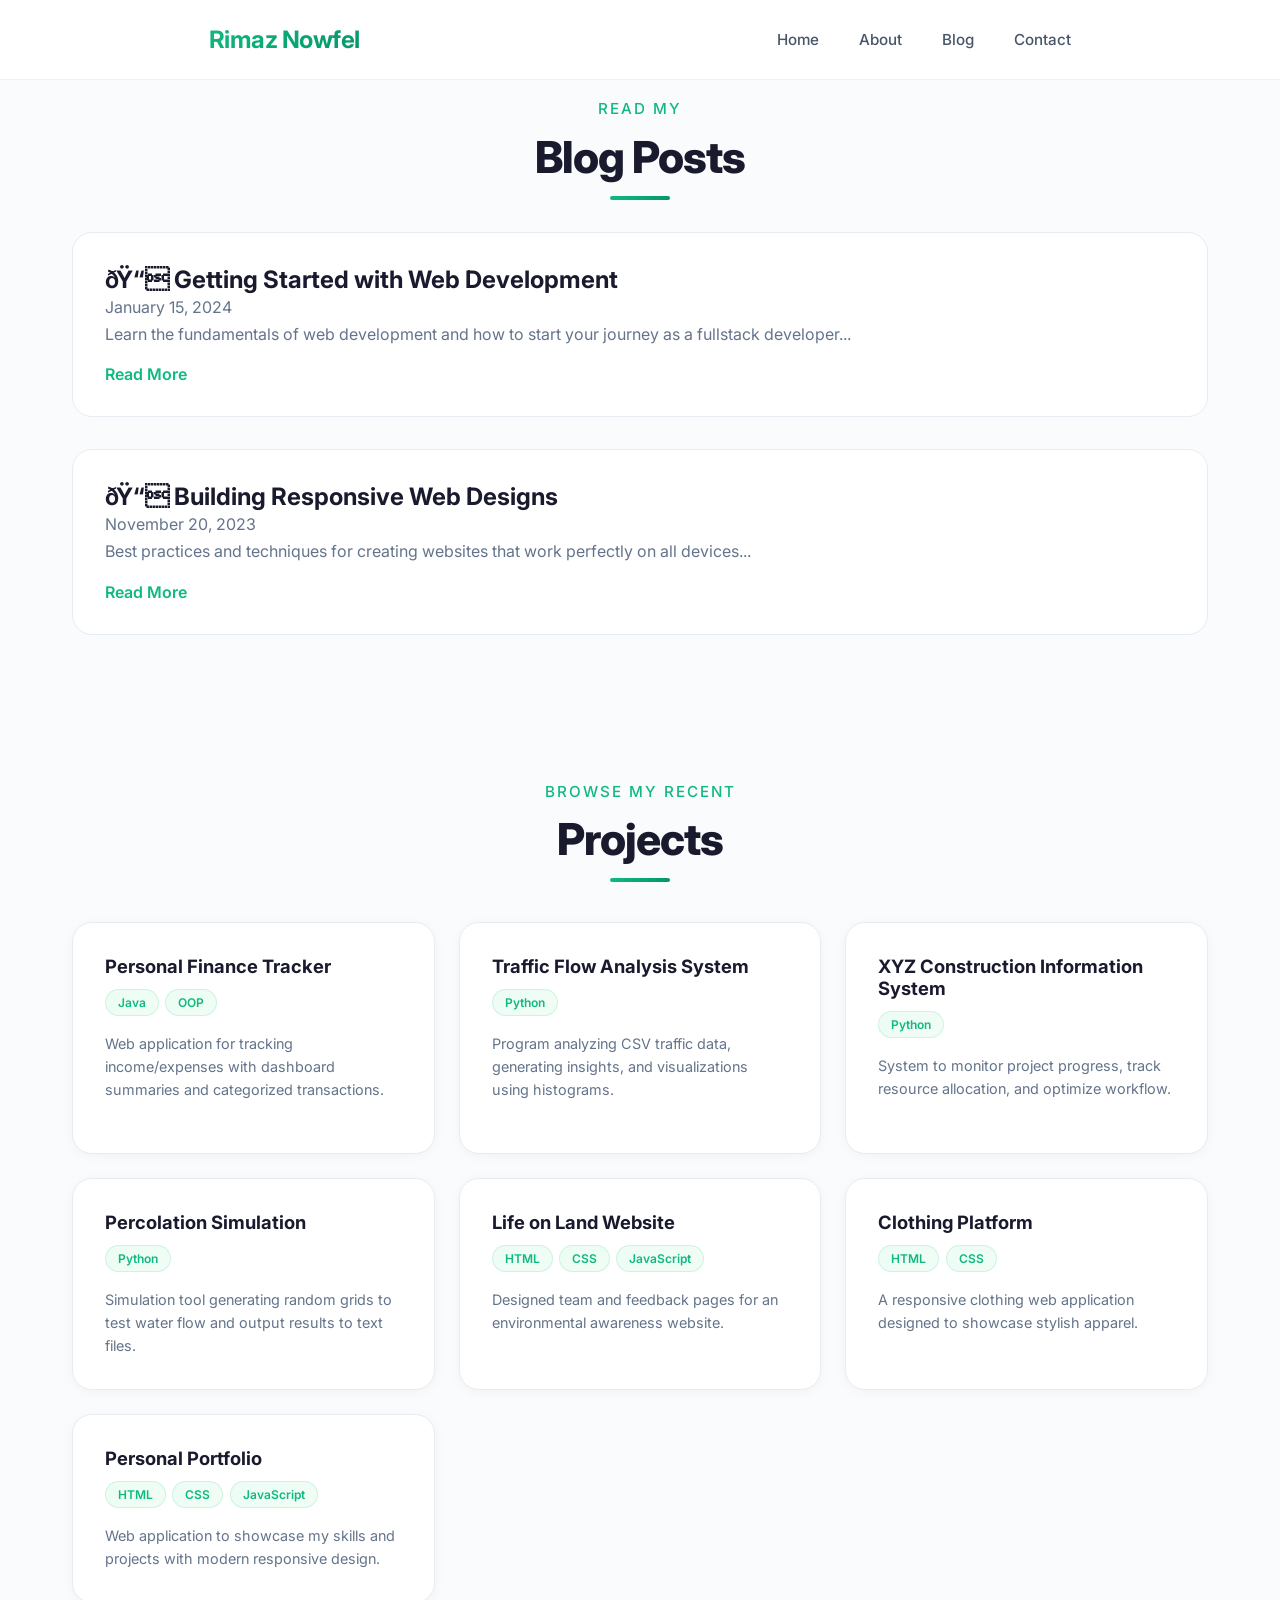
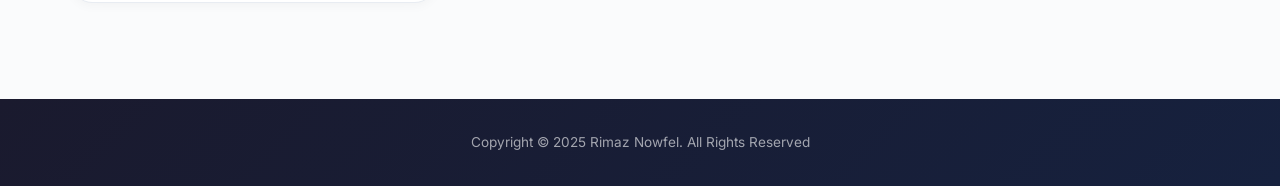
<file: blog.html>
<!DOCTYPE html>
<html lang="en">
<head>
    <meta charset="UTF-8"> 
    <meta http-equiv="X-UA-Compatible" content="IE=edge"> 
    <meta name="viewport" content="width=device-width, initial-scale=1.0"> 
    <title>Blog - Rimaz Nowfel</title>
    <link rel="stylesheet" href="style.css">
</head>
<body>
    <nav id="desktop-nav">
        <div class="logo">Rimaz Nowfel</div>
        <div>
            <ul class="nav-links">
                <li><a href="index.html">Home</a></li>
                <li><a href="about.html">About</a></li>
                <li><a href="blog.html">Blog</a></li>
                <li><a href="contact.html">Contact</a></li>
            </ul>
        </div>
    </nav>
    
    <nav id="hamburger-nav">
        <div class="logo">Rimaz Nowfel</div>
        <div class="hamburger-menu">
            <div class="hamburger-icon" onclick="toggleMenu()">
                <span></span>
                <span></span>
                <span></span>
            </div>
            <div class="menu-links">
                <ul>
                    <li><a href="index.html" onclick="toggleMenu()">Home</a></li>
                    <li><a href="about.html" onclick="toggleMenu()">About</a></li>
                    <li><a href="blog.html" onclick="toggleMenu()">Blog</a></li>
                    <li><a href="contact.html" onclick="toggleMenu()">Contact</a></li>
                </ul>
            </div>
        </div>
    </nav>
    
    <div class="main-content">
        <section id="blog">
            <p class="section__text__p1">Read My</p>
            <h1 class="title">Blog Posts</h1>
            
            <div class="blog-posts-container">
                <div class="blog-post">
                    <h2>Getting Started with Web Development</h2>
                    <p class="post-date">January 15, 2024</p>
                    <p>
                        Learn the fundamentals of web development 
                        and how to start your journey as a fullstack developer...
                    </p>
                    <a href="#" class="read-more">Read More</a>
                </div>
                
                <div class="blog-post">
                    <h2>Building Responsive Web Designs</h2>
                    <p class="post-date">November 20, 2023</p>
                    <p>
                        Best practices and techniques for creating websites 
                        that work perfectly on all devices...
                    </p>
                    <a href="#" class="read-more">Read More</a>
                </div>
            </div>
        </section>
        
        <section id="projects">
            <p class="section__text__p1">Browse My Recent</p>
            <h1 class="title">Projects</h1>
            <div class="projects-container">
                <div class="project-card">
                    <h3 class="project-title">Personal Finance Tracker</h3>
                    <div class="project-tech">
                        <span class="tech-tag">Java</span>
                        <span class="tech-tag">OOP</span>
                    </div>
                    <p class="project-description">
                        Web application for tracking income/expenses with 
                        dashboard summaries and categorized transactions.
                    </p>
                    <br> 
                </div>

                <div class="project-card">
                    <h3 class="project-title">Traffic Flow Analysis System</h3>
                    <div class="project-tech">
                        <span class="tech-tag">Python</span>
                    </div>
                    <p class="project-description">
                        Program analyzing CSV traffic data, generating insights, 
                        and visualizations using histograms.
                    </p>
                </div>

                <div class="project-card">
                    <h3 class="project-title">XYZ Construction Information System</h3>
                    <div class="project-tech">
                        <span class="tech-tag">Python</span>
                    </div>
                    <p class="project-description">
                        System to monitor project progress, 
                        track resource allocation, and optimize workflow.
                    </p>
                </div>

                <div class="project-card">
                    <h3 class="project-title">Percolation Simulation</h3>
                    <div class="project-tech">
                        <span class="tech-tag">Python</span>
                    </div>
                    <p class="project-description">
                        Simulation tool generating random grids to 
                        test water flow and output results to text files.
                    </p>
                </div>

                <div class="project-card">
                    <h3 class="project-title">Life on Land Website</h3>
                    <div class="project-tech">
                        <span class="tech-tag">HTML</span>
                        <span class="tech-tag">CSS</span>
                        <span class="tech-tag">JavaScript</span>
                    </div>
                    <p class="project-description">
                        Designed team and feedback pages for an environmental awareness website.
                    </p>
                </div>

                <div class="project-card">
                    <h3 class="project-title">Clothing Platform</h3>
                    <div class="project-tech">
                        <span class="tech-tag">HTML</span>
                        <span class="tech-tag">CSS</span>
                    </div>
                    <p class="project-description">
                        A responsive clothing web application designed to showcase stylish apparel.
                    </p>
                </div>

                <div class="project-card">
                    <h3 class="project-title">Personal Portfolio</h3>
                    <div class="project-tech">
                        <span class="tech-tag">HTML</span>
                        <span class="tech-tag">CSS</span>
                        <span class="tech-tag">JavaScript</span>
                    </div>
                    <p class="project-description">
                        Web application to showcase my skills and projects 
                        with modern responsive design.
                    </p>
                </div>
            </div>
        </section>
    </div> 

    <footer>
        <p>Copyright &#169; 2025 Rimaz Nowfel. All Rights Reserved</p>
    </footer>
    <script src="script.js"></script>
</body>
</html>
</file>
<file: style.css>
/* ============================================
   MODERN PORTFOLIO DESIGN
   ============================================ */

/* GENERAL & BASE STYLES */
@import url("https://fonts.googleapis.com/css2?family=Inter:wght@300;400;500;600;700;800&display=swap");

/* Universal selector - resets margin, padding, and sets box-sizing for all elements */
* {
    margin: 0;
    padding: 0;
    box-sizing: border-box;
}

html, body {
    height: 100%;
}

body {
    font-family: "Inter", sans-serif;
    display: flex;
    flex-direction: column;
    min-height: 100vh;
    background-color: #fafbfc;
    color: #1a1a2e;
}

html {
    scroll-behavior: smooth;
}

p {
    color: #64748b;
    line-height: 1.7;
}

/* TRANSITION to smoothly change css */
a,
.btn {
    transition: all 300ms ease;
}

/* ============================================
   DESKTOP NAV - Glassmorphism Style
   ============================================ */
nav,
.nav-links {
    display: flex; /* manage alignment and spacing */
}

/* Main navigation bar styling */
nav {
    justify-content: space-around;
    align-items: center;
    height: 80px;
    position: fixed;
    top: 0;
    left: 0;
    width: 100%;
    background: rgba(255, 255, 255, 0.85);
    backdrop-filter: blur(20px);
    -webkit-backdrop-filter: blur(20px);
    z-index: 999;
    border-bottom: 1px solid rgba(0, 0, 0, 0.06);
    transition: all 0.3s ease;
}

/* Navigation links list styling */
.nav-links {
    gap: 2.5rem;
    list-style: none;
    font-size: 0.95rem;
    font-weight: 500;
    padding: 0;
    margin: 0;
}

/* Default link styling */
a {
    color: #475569;
    text-decoration: none;
}

/* Link hover effect */
a:hover {
    color: #10b981;
    text-decoration: none;
}

.nav-links a {
    position: relative;
    padding: 0.5rem 0;
}

/* Modern underline hover effect for nav links */
.nav-links a::after {
    content: "";
    position: absolute;
    bottom: 0;
    left: 0;
    width: 0;
    height: 2px;
    background: linear-gradient(135deg, #10b981, #059669);
    transition: width 0.3s ease;
    border-radius: 2px;
}

.nav-links a:hover::after {
    width: 100%;
}

.logo {
    font-size: 1.5rem;
    font-weight: 700;
    background: linear-gradient(135deg, #10b981, #059669);
    -webkit-background-clip: text;
    -webkit-text-fill-color: transparent;
    background-clip: text;
    letter-spacing: -0.5px;
}

/* Change cursor to default when hovering logo (not clickable) */
.logo:hover {
    cursor: default;
}

/* ============================================
   HAMBURGER MENU
   ============================================ */
#hamburger-nav {
    display: none;
}

/* Hamburger menu container */
.hamburger-menu {
    position: relative;
    display: inline-block;
}

/* Hamburger icon - three horizontal lines */
.hamburger-icon {
    display: flex;
    flex-direction: column;
    justify-content: space-between;
    height: 24px;
    width: 30px;
    cursor: pointer;
}

.hamburger-icon span {
    width: 100%;
    height: 2px;
    background-color: #1a1a2e;
    transition: all 0.3s ease-in-out;
    border-radius: 2px;
}

/* Mobile menu links container - hidden by default */
.menu-links {
    position: absolute;
    top: 100%;
    right: 0;
    background: rgba(255, 255, 255, 0.95);
    backdrop-filter: blur(20px);
    width: fit-content;
    max-height: 0;
    overflow: hidden;
    transition: all 0.3s ease-in-out;
    box-shadow: 0 10px 40px rgba(0, 0, 0, 0.1);
    border-radius: 1rem;
    border: 1px solid transparent;
}

/* Mobile menu link styling */
.menu-links a {
    display: block;
    padding: 12px 24px;
    text-align: center;
    font-size: 1rem;
    color: #475569;
    text-decoration: none;
    transition: all 0.3s ease-in-out;
}

.menu-links a:hover {
    color: #10b981;
    background: rgba(16, 185, 129, 0.05);
}

/* Remove bullet points from mobile menu items */
.menu-links li {
    list-style: none;
}

/* Expands menu when open class is added */
.menu-links.open {
    max-height: 300px;
    border-color: rgba(0, 0, 0, 0.06);
}

/* Transforms first line of hamburger into X (top part) */
.hamburger-icon.open span:first-child {
    transform: translateY(11px) rotate(45deg);
}

/* Hides middle line of hamburger when open */
.hamburger-icon.open span:nth-child(2) {
    opacity: 0;
    transform: scale(0);
}

/* Transforms last line of hamburger into X (bottom part) */
.hamburger-icon.open span:last-child {
    transform: translateY(-11px) rotate(-45deg);
}

/* ============================================
   MAIN CONTENT & SECTIONS
   ============================================ */
.main-content {
    flex: 1;
    width: 100%;
}

section {
    margin: 0 auto;
    max-width: 1200px;
    padding: 6rem 2rem;
    box-sizing: border-box;
    min-height: auto;
}

.section-container {
    display: flex;
    flex-direction: column;
    align-items: center;
}

.about-details-container {
    width: 100%;
    max-width: 800px;
}

.text-container {
    text-align: center;
    margin-top: 1.5rem;
}

/* Section subtitle styling */
.section__text__p1 {
    text-align: center;
    font-size: 0.95rem;
    font-weight: 500;
    color: #10b981;
    text-transform: uppercase;
    letter-spacing: 2px;
    margin-bottom: 0.5rem;
}

.title {
    font-size: 2.75rem;
    text-align: center;
    font-weight: 800;
    color: #1a1a2e;
    letter-spacing: -1px;
    margin-bottom: 1rem;
}

/* PSEUDO ELEMENT - gradient underline below section title */
.title::after {
    content: "";
    display: block;
    width: 60px;
    height: 4px;
    background: linear-gradient(135deg, #10b981, #059669);
    margin: 12px auto 0;
    border-radius: 2px;
}

/* ============================================
   PROFILE / HERO SECTION
   ============================================ */
#profile {
    display: flex;
    justify-content: center;
    gap: 5rem;
    min-height: 100vh;
    align-items: center;
    margin: 0;
    max-width: 100%;
    padding: 0 10rem;
    padding-top: 80px; /* nav height */
    background: linear-gradient(135deg, #f0fdf4 0%, #f0e6ff 50%, #fafbfc 100%);
    position: relative;
    overflow: hidden;
}

/* Subtle animated background circles */
#profile::before {
    content: "";
    position: absolute;
    width: 500px;
    height: 500px;
    background: radial-gradient(circle, rgba(16, 185, 129, 0.08) 0%, transparent 70%);
    top: -100px;
    right: -100px;
    border-radius: 50%;
    animation: float 6s ease-in-out infinite;
}

#profile::after {
    content: "";
    position: absolute;
    width: 400px;
    height: 400px;
    background: radial-gradient(circle, rgba(5, 150, 105, 0.08) 0%, transparent 70%);
    bottom: -50px;
    left: -50px;
    border-radius: 50%;
    animation: float 8s ease-in-out infinite reverse;
}

@keyframes float {
    0%, 100% { transform: translateY(0px); }
    50% { transform: translateY(-20px); }
}

/* Profile picture container */
.section__pic-container {
    display: flex;
    height: 350px;
    width: 350px;
    margin: auto 0;
    position: relative;
    z-index: 1;
}

.profile-pic {
    width: 100%;
    height: 100%;
    object-fit: cover;
    border-radius: 50%;
    border: 4px solid white;
    box-shadow: 0 20px 60px rgba(16, 185, 129, 0.2);
}

.section__text {
    align-self: center;
    text-align: center;
    position: relative;
    z-index: 1;
}

.section__text p {
    font-weight: 600;
}

.section__text__p2 {
    font-size: 1.5rem;
    margin-bottom: 1.5rem;
    color: #64748b;
    font-weight: 400;
}

/* Profile title override - bigger for hero */
#profile .title {
    font-size: 3.5rem;
    margin-bottom: 0.5rem;
}

#profile .title::after {
    display: none;
}

/* ============================================
   SOCIAL ICONS
   ============================================ */
#socials-container {
    display: flex;
    justify-content: center;
    margin-top: 1.5rem;
    gap: 1rem;
}

.icon {
    cursor: pointer;
    height: 2rem;
    transition: all 0.3s ease;
    opacity: 0.7;
}

/* Icons hover effect */
.icon:not(.arrow):hover {
    transform: scale(1.15) translateY(-2px);
    opacity: 1;
}

.email-icon {
    width: 2rem;
    height: 2rem;
    color: #1a1a2e;
}

/* ============================================
   BUTTONS - Modern Gradient Style
   ============================================ */
.btn-container {
    display: flex;
    justify-content: center;
    gap: 1rem;
}

.btn {
    font-weight: 600;
    font-family: "Inter", sans-serif;
    transition: all 300ms ease;
    padding: 0.85rem 1.8rem;
    width: auto;
    min-width: 150px;
    border-radius: 50px;
    font-size: 0.9rem;
    letter-spacing: 0.3px;
    cursor: pointer;
}

.btn-color-1,
.btn-color-2 {
    border: 2px solid transparent;
}

.btn-color-1 {
    background: linear-gradient(135deg, #10b981, #059669);
    color: white;
    border: none;
    box-shadow: 0 4px 15px rgba(16, 185, 129, 0.3);
}

.btn-color-1:hover {
    transform: translateY(-2px);
    box-shadow: 0 8px 25px rgba(16, 185, 129, 0.4);
}

.btn-color-2 {
    background: white;
    color: #1a1a2e;
    border: 2px solid #e2e8f0;
}

.btn-color-2:hover {
    border-color: #10b981;
    color: #10b981;
    transform: translateY(-2px);
    box-shadow: 0 4px 15px rgba(0, 0, 0, 0.08);
}

/* ============================================
   ABOUT SECTION
   ============================================ */
.details-container {
    padding: 2rem;
    flex: 1;
    background: white;
    border: 1px solid #e8ecf2;
    border-radius: 1.25rem;
    text-align: center;
    transition: all 0.3s ease;
    box-shadow: 0 2px 12px rgba(0, 0, 0, 0.04);
}

.details-container:hover {
    transform: translateY(-4px);
    box-shadow: 0 12px 30px rgba(0, 0, 0, 0.08);
    border-color: rgba(16, 185, 129, 0.2);
}

.about-containers {
    display: flex;
    flex-wrap: wrap;
    justify-content: center;
    gap: 1.5rem;
    margin-bottom: 2rem;
    margin-top: 2rem;
}

.text-container p {
    font-size: 1.05rem;
    line-height: 1.8;
    color: #64748b;
    max-width: 700px;
    margin: 0 auto;
}

/* ============================================
   SKILL BOX STYLES
   ============================================ */
.skill-box {
    transition: all 0.3s ease;
    padding: 2rem 1.5rem;
    min-width: 250px;
    flex: 1 1 250px;
    max-width: 350px;
    background: white;
    border: 1px solid #e8ecf2;
    position: relative;
    overflow: hidden;
}

/* Gradient top border for skill boxes */
.skill-box::before {
    content: "";
    position: absolute;
    top: 0;
    left: 0;
    right: 0;
    height: 3px;
    background: linear-gradient(135deg, #10b981, #059669);
    opacity: 0;
    transition: opacity 0.3s ease;
}

.skill-box:hover::before {
    opacity: 1;
}

.skill-box:hover {
    transform: translateY(-6px);
    box-shadow: 0 15px 40px rgba(16, 185, 129, 0.12);
    border-color: rgba(16, 185, 129, 0.15);
}

.skill-box-icon {
    font-size: 2.5rem;
    margin-bottom: 0.75rem;
}

.experience-sub-title {
    font-size: 1.1rem;
    font-weight: 700;
    color: #1a1a2e;
    margin-bottom: 0.25rem;
}

.skill-tags {
    display: flex;
    flex-wrap: wrap;
    gap: 0.5rem;
    justify-content: center;
    margin-top: 1rem;
    margin-bottom: 1.2rem;
}

.skill-tag {
    background: #f1f5f9;
    color: #475569;
    padding: 0.4rem 1rem;
    border-radius: 50px;
    font-size: 0.82rem;
    font-weight: 500;
    transition: all 0.3s ease;
    border: 1px solid #e2e8f0;
}

.skill-tag:hover {
    background: linear-gradient(135deg, #10b981, #059669);
    color: white;
    transform: translateY(-2px);
    border-color: transparent;
    box-shadow: 0 4px 12px rgba(16, 185, 129, 0.3);
}

/* ============================================
   BLOG SECTION
   ============================================ */
#blog {
    position: relative;
    min-height: auto;
    padding-bottom: 3rem;
}

.blog-posts-container {
    display: grid;
    gap: 2rem;
    margin-top: 2rem;
}

.blog-post {
    background: white;
    border: 1px solid #e8ecf2;
    border-radius: 1.25rem;
    padding: 2rem;
    transition: all 0.3s ease;
}

/* Pseudo Element for content */
.blog-post h2::before {
    content: "ðŸ“ ";
}

.blog-post:hover {
    transform: translateY(-5px);
    box-shadow: 0 12px 30px rgba(0, 0, 0, 0.08);
    border-color: rgba(16, 185, 129, 0.2);
}

.read-more {
    color: #10b981;
    text-decoration: none;
    font-weight: 600;
    display: inline-block;
    margin-top: 1rem;
}

/* ============================================
   PROJECTS SECTION
   ============================================ */
/* All cards use same clean background */
.project-card:nth-child(odd) {
    background: white;
}

.projects-container {
    display: grid;
    grid-template-columns: repeat(auto-fit, minmax(320px, 1fr));
    gap: 1.5rem;
    margin-top: 2.5rem;
}

.project-card {
    background: white;
    border: 1px solid #e8ecf2;
    border-radius: 1.25rem;
    padding: 2rem;
    display: flex;
    flex-direction: column;
    height: 100%;
    box-shadow: 0 2px 12px rgba(0, 0, 0, 0.04);
    animation: fadeInUp 0.6s ease-out;
    transition: all 0.3s ease;
    position: relative;
    overflow: hidden;
}

/* Gradient accent line on top of project cards */
.project-card::before {
    content: "";
    position: absolute;
    top: 0;
    left: 0;
    right: 0;
    height: 3px;
    background: linear-gradient(135deg, #10b981, #059669);
    transform: scaleX(0);
    transition: transform 0.3s ease;
    transform-origin: left;
}

.project-card:hover::before {
    transform: scaleX(1);
}

.project-card:hover {
    transform: translateY(-6px);
    box-shadow: 0 15px 40px rgba(0, 0, 0, 0.1);
    border-color: rgba(16, 185, 129, 0.15);
}

.project-title {
    font-size: 1.15rem;
    font-weight: 700;
    color: #1a1a2e;
    margin-bottom: 0.75rem;
}

.project-tech {
    display: flex;
    gap: 0.4rem;
    flex-wrap: wrap;
    margin-bottom: 1rem;
}

.tech-tag {
    background: linear-gradient(135deg, #ecfdf5, #f0fdf4);
    color: #10b981;
    padding: 0.3rem 0.75rem;
    border-radius: 50px;
    font-size: 0.75rem;
    font-weight: 600;
    border: 1px solid rgba(16, 185, 129, 0.15);
    transition: all 0.3s ease;
}

.tech-tag:hover {
    background: linear-gradient(135deg, #10b981, #059669);
    color: white;
    border-color: transparent;
}

.project-description {
    font-size: 0.9rem;
    color: #64748b;
    line-height: 1.6;
    flex: 1;
}

.github-link {
    display: inline-block;
    margin-top: 1rem;
    color: #10b981;
    font-weight: 600;
    font-size: 0.85rem;
    text-decoration: none;
    transition: all 0.3s ease;
    padding: 0.4rem 0;
    border-bottom: 2px solid transparent;
}

.github-link:hover {
    color: #059669;
    border-bottom-color: #059669;
    text-decoration: none;
}

/* Fade-in from bottom animation */
@keyframes fadeInUp {
    from {
        opacity: 0;
        transform: translateY(30px);
    }
    to {
        opacity: 1;
        transform: translateY(0);
    }
}

/* ============================================
   CONTACT SECTION
   ============================================ */
#contact {
    display: flex;
    align-items: center;
    flex-direction: column;
    min-height: 60vh;
    padding-top: 6rem;
}

/* Two-column wrapper for contact info + form */
.contact-wrapper {
    display: flex;
    gap: 3rem;
    width: 100%;
    max-width: 1000px;
    margin-top: 2.5rem;
    align-items: stretch;
}

/* ---- Contact Info Panel (Left Side) ---- */
.contact-info-panel {
    flex: 1;
    display: flex;
    flex-direction: column;
    gap: 1.5rem;
}

.contact-info-intro {
    font-size: 1rem;
    line-height: 1.75;
    color: #64748b;
}

/* Individual info card (Email, Location) */
.contact-info-card {
    display: flex;
    align-items: center;
    gap: 1rem;
    padding: 1.25rem 1.5rem;
    background: white;
    border: 1px solid #e8ecf2;
    border-radius: 1rem;
    transition: all 0.3s ease;
    box-shadow: 0 2px 12px rgba(0, 0, 0, 0.04);
}

.contact-info-card:hover {
    transform: translateY(-3px);
    box-shadow: 0 10px 30px rgba(16, 185, 129, 0.12);
    border-color: rgba(16, 185, 129, 0.2);
}

.contact-info-icon {
    display: flex;
    align-items: center;
    justify-content: center;
    width: 48px;
    height: 48px;
    min-width: 48px;
    background: linear-gradient(135deg, #ecfdf5, #d1fae5);
    border-radius: 0.75rem;
    color: #10b981;
}

.contact-info-text h3 {
    font-size: 0.85rem;
    font-weight: 600;
    color: #1a1a2e;
    margin-bottom: 0.2rem;
}

.contact-info-text a {
    font-size: 0.9rem;
    color: #10b981;
    font-weight: 500;
    text-decoration: none;
    transition: color 0.3s ease;
}

.contact-info-text a:hover {
    color: #059669;
}

.contact-info-text p {
    font-size: 0.9rem;
    color: #64748b;
    font-weight: 500;
}

/* ---- Social Links Section ---- */
.contact-social-links {
    margin-top: 0.5rem;
}

.contact-social-links h3 {
    font-size: 0.9rem;
    font-weight: 600;
    color: #1a1a2e;
    margin-bottom: 0.75rem;
}

.contact-socials {
    display: flex;
    gap: 0.75rem;
}

.contact-social-btn {
    display: flex;
    align-items: center;
    gap: 0.5rem;
    padding: 0.65rem 1.25rem;
    background: white;
    border: 1px solid #e8ecf2;
    border-radius: 50px;
    color: #475569;
    font-size: 0.85rem;
    font-weight: 500;
    text-decoration: none;
    transition: all 0.3s ease;
    box-shadow: 0 2px 8px rgba(0, 0, 0, 0.04);
}

.contact-social-btn svg {
    transition: all 0.3s ease;
}

.contact-social-btn:hover {
    background: linear-gradient(135deg, #10b981, #059669);
    color: white;
    border-color: transparent;
    transform: translateY(-2px);
    box-shadow: 0 6px 20px rgba(16, 185, 129, 0.3);
    text-decoration: none;
}

.contact-social-btn:hover svg {
    fill: white;
}

/* ---- Contact Form (Right Side) ---- */
.contact-section {
    flex: 1;
    max-width: none;
    width: 100%;
    margin: 0;
    padding: 0;
}

.contact-section form {
    width: 100%;
    display: flex;
    flex-direction: column;
    gap: 1.25rem;
    background: white;
    padding: 2.5rem;
    border-radius: 1.5rem;
    border: 1px solid #e8ecf2;
    box-shadow: 0 4px 20px rgba(0, 0, 0, 0.06);
    height: 100%;
}

/* Form label styling */
.contact-section label {
    font-weight: 600;
    color: #1a1a2e;
    font-size: 0.9rem;
}

/* Relational Selector - adds spacing between label and input */
label + input,
label + textarea {
    margin-top: 0.25rem;
}

/* Attribute Selectors */
input[type="text"],
input[type="email"] {
    border: 2px solid #e8ecf2;
}

/* Accent left border for required fields */
input[required] {
    border-left: 3px solid #10b981;
}

/* General input and textarea styling */
.contact-section input,
.contact-section textarea {
    width: 100%;
    padding: 0.85rem 1rem;
    border: 2px solid #e8ecf2;
    border-radius: 0.75rem;
    font-family: "Inter", sans-serif;
    font-size: 0.95rem;
    transition: all 0.3s ease;
    background: #fafbfc;
    color: #1a1a2e;
}

/* Validity Pseudo Class */
input:valid {
    border-color: #51cf66;
}

/* Red border for invalid */
input:invalid:not(:placeholder-shown):not(:focus) {
    border-color: #ff6b6b;
}

/* Focus state */
.contact-section input:focus,
.contact-section textarea:focus {
    outline: none;
    border-color: #10b981;
    background: white;
    box-shadow: 0 0 0 4px rgba(16, 185, 129, 0.1);
}

.contact-section textarea {
    resize: vertical;
    min-height: 130px;
}

.submit-btn {
    background: linear-gradient(135deg, #10b981, #059669);
    color: white;
    border: none;
    padding: 1rem 2rem;
    border-radius: 50px;
    font-weight: 600;
    font-family: "Inter", sans-serif;
    font-size: 0.95rem;
    cursor: pointer;
    transition: all 300ms ease;
    margin-top: 0.5rem;
    box-shadow: 0 4px 15px rgba(16, 185, 129, 0.3);
}

/* Keyframe animation - pulse effect for button */
@keyframes pulse {
    0%, 100% { transform: scale(1); }
    50% { transform: scale(1.02); }
}

.submit-btn:hover {
    transform: translateY(-2px);
    box-shadow: 0 8px 25px rgba(16, 185, 129, 0.4);
}

/* ============================================
   BACK TO TOP BUTTON
   ============================================ */
#back-to-top {
    position: fixed;
    bottom: 2rem;
    right: 2rem;
    width: 48px;
    height: 48px;
    border: none;
    border-radius: 50%;
    background: linear-gradient(135deg, #10b981, #059669);
    color: white;
    cursor: pointer;
    display: flex;
    align-items: center;
    justify-content: center;
    box-shadow: 0 4px 15px rgba(16, 185, 129, 0.3);
    opacity: 0;
    visibility: hidden;
    transform: translateY(10px);
    transition: all 0.3s ease;
    z-index: 998;
}

#back-to-top.visible {
    opacity: 1;
    visibility: visible;
    transform: translateY(0);
}

#back-to-top:hover {
    transform: translateY(-3px);
    box-shadow: 0 8px 25px rgba(16, 185, 129, 0.4);
}

/* ============================================
   FOOTER - Modern Gradient
   ============================================ */
footer {
    background: linear-gradient(135deg, #1a1a2e 0%, #16213e 100%);
    padding: 2rem;
    text-align: center;
    margin-top: auto;
    width: 100%;
}

footer p {
    text-align: center;
    color: rgba(255, 255, 255, 0.6);
    margin: 0;
    font-size: 0.85rem;
    font-weight: 400;
}

/* ============================================
   SCROLL ANIMATIONS
   ============================================ */
.fade-in {
    opacity: 0;
    transform: translateY(20px);
    transition: opacity 0.3s ease, transform 0.3s ease;
}

.fade-in.visible {
    opacity: 1;
    transform: translateY(0);
}

/* ============================================
   RESPONSIVE DESIGN - 768px and below
   ============================================ */
@media screen and (max-width: 768px) {
    /* Mobile Navigation */
    #desktop-nav {
        display: none;
    }

    #hamburger-nav {
        display: flex;
    }

    /* Reduce section padding */
    section {
        padding: 4rem 1.25rem;
    }

    .title {
        font-size: 2rem;
    }

    /* Profile Section */
    #profile {
        flex-direction: column;
        min-height: auto;
        gap: 2rem;
        padding: 6rem 1.5rem 3rem;
    }

    #profile .title {
        font-size: 2.5rem;
    }

    .section__pic-container {
        height: 280px;
        width: 280px;
    }

    .section__text__p2 {
        font-size: 1.25rem;
    }

    /* About & Experience */
    .section-container {
        flex-direction: column;
        gap: 2rem;
        min-height: auto;
    }

    .about-containers {
        flex-direction: column;
        gap: 1.25rem;
    }

    .about-containers .details-container {
        flex: 1 1 auto;
    }

    .skill-box {
        max-width: 100%;
        flex: 1 1 auto;
    }

    .experience-details-container {
        flex-direction: column;
        gap: 2rem;
    }

    .article-container {
        grid-template-columns: 1fr;
        gap: 1.5rem;
    }

    article {
        width: 100%;
        justify-content: flex-start;
    }

    .details-container.color-container {
        width: 100%;
        margin-bottom: 2rem;
    }

    /* Contact Mobile */
    .contact-wrapper {
        flex-direction: column;
        gap: 2rem;
    }

    .contact-info-panel {
        gap: 1rem;
    }

    .contact-socials {
        flex-wrap: wrap;
    }

    .contact-info-upper-container {
        flex-direction: column;
        padding: 1rem;
    }

    /* Project Card in single column */
    .projects-container {
        grid-template-columns: 1fr;
        gap: 1.25rem;
    }

    .project-card {
        padding: 1.5rem;
    }

    .project-btn {
        width: 150px;
    }

    .btn {
        min-width: 130px;
        padding: 0.75rem 1.4rem;
        font-size: 0.85rem;
    }
}
</file>
